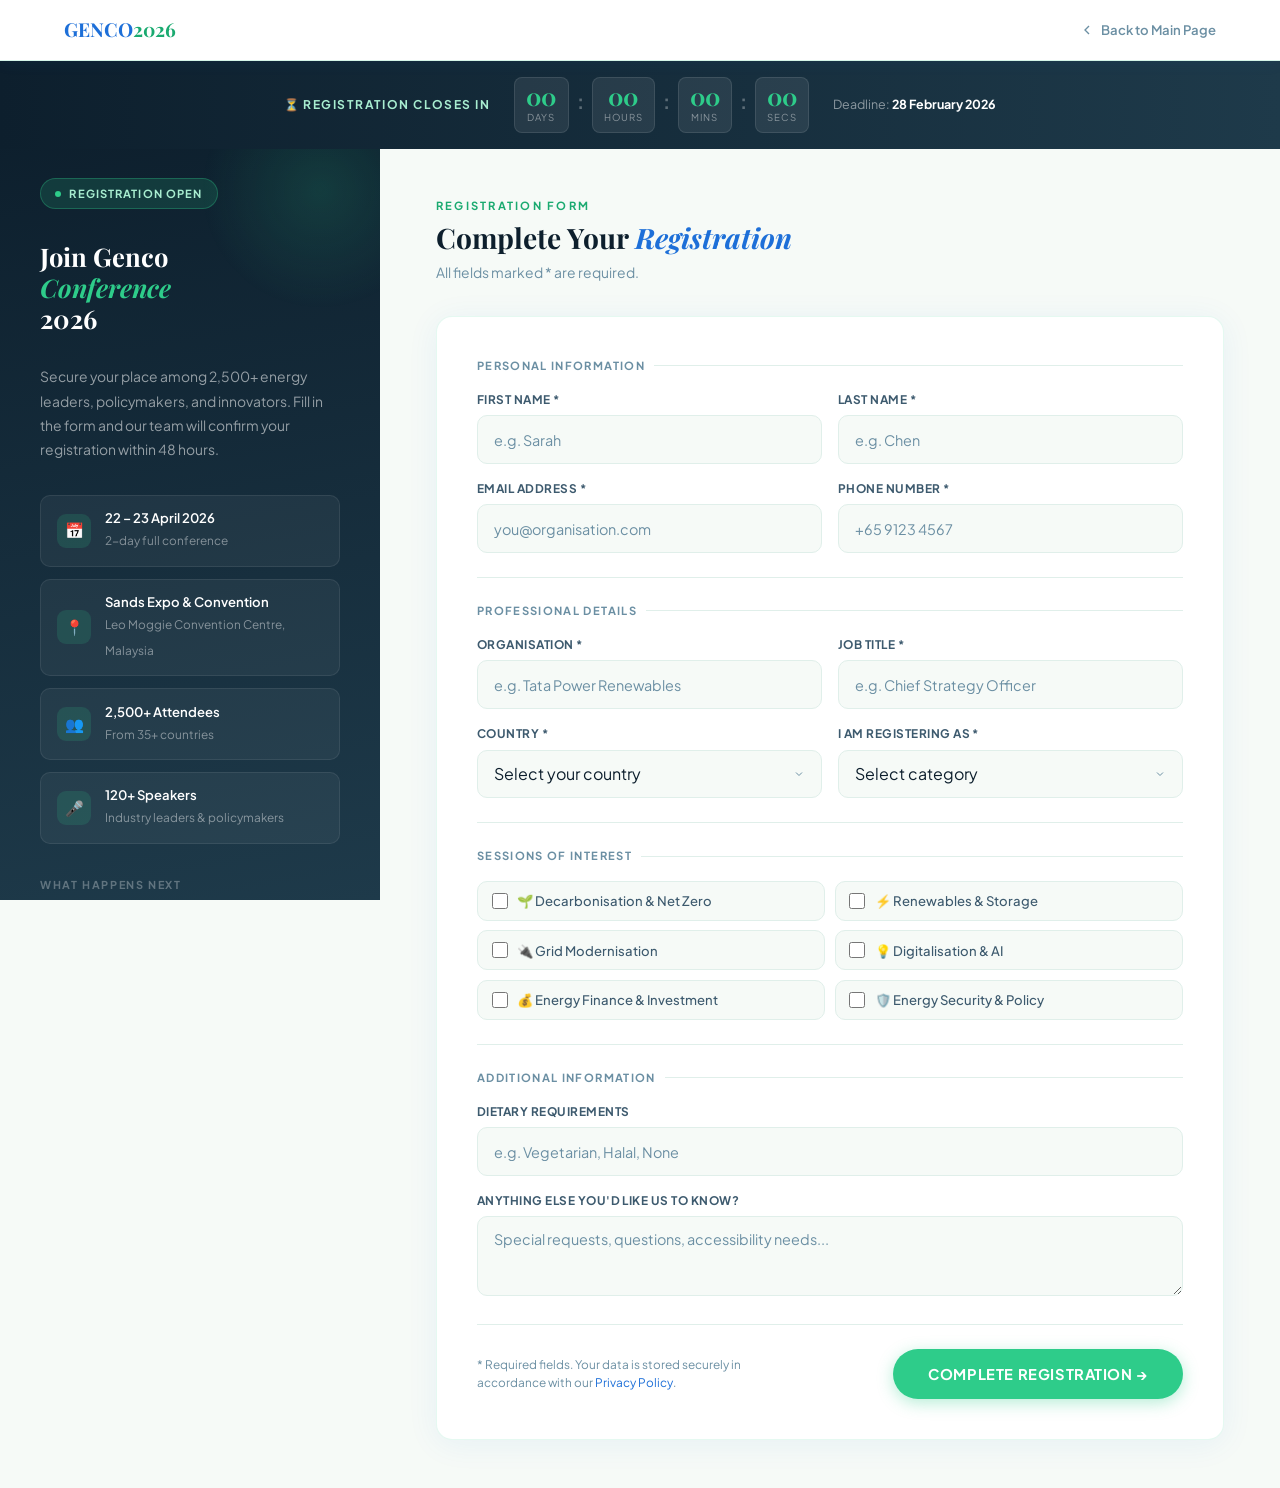
<file: register.html>
<!DOCTYPE html>
<html lang="en">
<head>
<meta charset="UTF-8">
<meta name="viewport" content="width=device-width, initial-scale=1.0, maximum-scale=1.0">
<meta name="description" content="Register for Genco Conference 2026 — April 22-23, Malaysia.">
<title>Registration | Genco Conference 2026</title>
<link rel="preconnect" href="https://fonts.googleapis.com">
<link rel="preconnect" href="https://fonts.gstatic.com" crossorigin>
<link href="https://fonts.googleapis.com/css2?family=Plus+Jakarta+Sans:wght@300;400;500;600;700;800&family=Playfair+Display:ital,wght@0,700;1,700&display=swap" rel="stylesheet">
<style>
  *, *::before, *::after { box-sizing: border-box; margin: 0; padding: 0; }

  :root {
    --white:       #ffffff;
    --off-white:   #f6faf7;
    --surface-2:   #e0efea;
    --green:       #2ecc8a;
    --green-dark:  #1aaa70;
    --green-light: #a8edd0;
    --green-pale:  #d4f5e6;
    --green-xpale: #edfaf4;
    --blue:        #1d6fd8;
    --blue-pale:   #dbeafe;
    --ink:         #0d1f2d;
    --ink-mid:     #1e3a4a;
    --ink-light:   #3d5a6e;
    --text-muted:  #6b8fa3;
    --text-body:   #3d5a6e;
    --radius:      10px;
    --font-display:'Playfair Display', Georgia, serif;
    --font-body:   'Plus Jakarta Sans', sans-serif;
  }

  html { scroll-behavior: smooth; -webkit-text-size-adjust: 100%; }

  body {
    font-family: var(--font-body);
    background: var(--off-white);
    color: var(--text-body);
    line-height: 1.6;
    min-height: 100vh;
    -webkit-font-smoothing: antialiased;
  }

  /* ── NAV ── */
  nav {
    background: var(--white);
    border-bottom: 1px solid rgba(46,204,138,0.2);
    box-shadow: 0 1px 16px rgba(29,111,216,0.07);
    padding: 0.9rem 5%;
    display: flex; align-items: center; justify-content: space-between;
    position: sticky; top: 0; z-index: 100;
    min-height: 60px;
  }
  .nav-logo {
    font-family: var(--font-display);
    font-size: 1.2rem; font-weight: 700;
    color: var(--blue); text-decoration: none;
    flex-shrink: 0;
  }
  .nav-logo span { color: var(--green-dark); }
  .nav-back {
    display: flex; align-items: center; gap: 0.4rem;
    color: var(--text-muted); text-decoration: none;
    font-size: 0.82rem; font-weight: 600;
    transition: color 0.2s; white-space: nowrap;
  }
  .nav-back:hover { color: var(--blue); }

  /* ── COUNTDOWN BANNER ── */
  .countdown-banner {
    background: linear-gradient(90deg, var(--ink) 0%, var(--ink-mid) 100%);
    padding: 1rem 5%;
    display: flex; align-items: center; justify-content: center;
    gap: 1.5rem; flex-wrap: wrap;
    position: sticky; top: 60px; z-index: 99;
  }
  .countdown-label {
    font-size: 0.75rem; font-weight: 700; letter-spacing: 0.12em;
    text-transform: uppercase; color: var(--green-light);
    white-space: nowrap;
  }
  .countdown-timer {
    display: flex; align-items: center; gap: 0.5rem;
  }
  .countdown-unit {
    text-align: center;
    background: rgba(255,255,255,0.08);
    border: 1px solid rgba(255,255,255,0.1);
    border-radius: 8px;
    padding: 0.4rem 0.7rem;
    min-width: 52px;
  }
  .countdown-num {
    display: block;
    font-family: var(--font-display);
    font-size: 1.5rem; font-weight: 700;
    color: var(--green); line-height: 1;
  }
  .countdown-unit-label {
    display: block;
    font-size: 0.6rem; letter-spacing: 0.1em;
    text-transform: uppercase; color: rgba(255,255,255,0.45);
    margin-top: 0.15rem;
  }
  .countdown-sep {
    font-size: 1.2rem; font-weight: 700;
    color: rgba(255,255,255,0.3); line-height: 1;
    align-self: center; margin-bottom: 0.4rem;
  }
  .countdown-deadline {
    font-size: 0.78rem; color: rgba(255,255,255,0.5);
    white-space: nowrap;
  }
  .countdown-deadline strong { color: var(--white); }

  /* ── PAGE LAYOUT ── */
  .page-wrapper {
    min-height: calc(100vh - 130px);
  }

  /* ── LEFT PANEL ── */
  .left-panel {
    background: linear-gradient(170deg, var(--ink) 0%, var(--ink-mid) 100%);
    padding: 3rem 2.5rem;
    position: fixed;
    top: 130px;
    left: 0;
    width: 380px;
    height: calc(100vh - 130px);
    display: flex; flex-direction: column; gap: 2rem;
    overflow-y: auto; overflow-x: hidden;
    scrollbar-width: none;
    -ms-overflow-style: none;
    z-index: 10;
  }
  .left-panel::-webkit-scrollbar { display: none; }
  .left-panel::before {
    content: '';
    position: absolute; top: -60px; right: -60px;
    width: 240px; height: 240px; border-radius: 50%;
    background: radial-gradient(circle, rgba(46,204,138,0.15) 0%, transparent 70%);
    pointer-events: none;
  }
  .left-badge {
    display: inline-flex; align-items: center; gap: 0.5rem;
    background: rgba(46,204,138,0.15); border: 1px solid rgba(46,204,138,0.3);
    padding: 0.35rem 0.9rem; border-radius: 50px;
    font-size: 0.7rem; font-weight: 700; letter-spacing: 0.1em; text-transform: uppercase;
    color: var(--green-light); width: fit-content;
  }
  .left-badge-dot { width: 6px; height: 6px; border-radius: 50%; background: var(--green); animation: ping 1.5s infinite; flex-shrink: 0; }
  @keyframes ping { 0%{box-shadow:0 0 0 0 rgba(46,204,138,0.5)} 100%{box-shadow:0 0 0 8px rgba(46,204,138,0)} }

  .left-panel h1 {
    font-family: var(--font-display);
    font-size: clamp(1.6rem, 2vw, 2.2rem);
    font-weight: 700; line-height: 1.2;
    color: var(--white);
  }
  .left-panel h1 em { color: var(--green); font-style: italic; }
  .left-panel > p { font-size: 0.87rem; color: rgba(255,255,255,0.55); line-height: 1.75; }

  .event-details { display: flex; flex-direction: column; gap: 0.75rem; }
  .event-detail {
    display: flex; align-items: center; gap: 0.85rem;
    padding: 0.85rem 1rem;
    background: rgba(255,255,255,0.05);
    border: 1px solid rgba(255,255,255,0.08);
    border-radius: var(--radius);
  }
  .event-detail-icon {
    width: 34px; height: 34px; border-radius: 9px;
    background: rgba(46,204,138,0.15);
    display: flex; align-items: center; justify-content: center;
    font-size: 0.95rem; flex-shrink: 0;
  }
  .event-detail-text strong { display: block; font-size: 0.82rem; color: var(--white); font-weight: 600; line-height: 1.3; }
  .event-detail-text span { font-size: 0.74rem; color: rgba(255,255,255,0.45); }

  .left-steps-title {
    font-size: 0.68rem; letter-spacing: 0.15em; text-transform: uppercase;
    color: rgba(255,255,255,0.3); font-weight: 700; margin-bottom: 0.75rem;
  }
  .left-steps { display: flex; flex-direction: column; gap: 0.75rem; }
  .left-step { display: flex; align-items: flex-start; gap: 0.75rem; }
  .step-num {
    width: 22px; height: 22px; border-radius: 50%;
    background: linear-gradient(135deg, var(--green), var(--blue));
    display: flex; align-items: center; justify-content: center;
    font-size: 0.65rem; font-weight: 800; color: var(--white);
    flex-shrink: 0; margin-top: 0.12rem;
  }
  .step-text { font-size: 0.8rem; color: rgba(255,255,255,0.55); line-height: 1.5; }
  .step-text strong { color: rgba(255,255,255,0.88); display: block; font-size: 0.83rem; margin-bottom: 0.1rem; }

  /* ── RIGHT PANEL ── */
  .right-panel { padding: 3rem 3.5rem; background: var(--off-white); margin-left: 380px; }

  .form-header { margin-bottom: 2rem; }
  .section-label { font-size: 0.7rem; font-weight: 700; letter-spacing: 0.2em; text-transform: uppercase; color: var(--green-dark); margin-bottom: 0.4rem; display: block; }
  .form-header h2 { font-family: var(--font-display); font-size: clamp(1.5rem, 2.2vw, 2rem); font-weight: 700; color: var(--ink); line-height: 1.2; }
  .form-header h2 em { color: var(--blue); font-style: italic; }
  .form-header p { font-size: 0.87rem; color: var(--text-muted); margin-top: 0.4rem; }

  /* ── FORM CARD ── */
  .form-card {
    background: var(--white); border-radius: 16px;
    padding: 2.5rem;
    box-shadow: 0 4px 32px rgba(29,111,216,0.07);
    border: 1.5px solid rgba(46,204,138,0.12);
  }

  .form-section-title {
    font-size: 0.7rem; font-weight: 700; color: var(--text-muted);
    letter-spacing: 0.12em; text-transform: uppercase;
    margin-bottom: 1rem; display: flex; align-items: center; gap: 0.6rem;
  }
  .form-section-title::after {
    content: ''; flex: 1; height: 1px; background: var(--surface-2);
  }

  .form-row { display: grid; grid-template-columns: 1fr 1fr; gap: 1rem; margin-bottom: 1rem; }
  .form-group { display: flex; flex-direction: column; gap: 0.35rem; }

  .form-group label {
    font-size: 0.74rem; font-weight: 700;
    color: var(--ink-light); letter-spacing: 0.04em; text-transform: uppercase;
  }
  .form-group input,
  .form-group select,
  .form-group textarea {
    padding: 0.8rem 1rem;
    border: 1.5px solid var(--surface-2);
    border-radius: var(--radius);
    font-family: var(--font-body);
    font-size: 1rem; /* 1rem prevents iOS zoom on focus */
    color: var(--ink);
    background: var(--off-white);
    transition: all 0.2s; outline: none; width: 100%;
    -webkit-appearance: none;
    appearance: none;
  }
  .form-group input:focus,
  .form-group select:focus,
  .form-group textarea:focus {
    border-color: var(--blue);
    background: var(--white);
    box-shadow: 0 0 0 3px rgba(29,111,216,0.08);
  }
  .form-group input::placeholder,
  .form-group textarea::placeholder { color: var(--text-muted); font-size: 0.9rem; }
  .form-group select {
    cursor: pointer;
    background-image: url("data:image/svg+xml,%3Csvg xmlns='http://www.w3.org/2000/svg' width='12' height='12' viewBox='0 0 24 24' fill='none' stroke='%236b8fa3' stroke-width='2'%3E%3Cpolyline points='6 9 12 15 18 9'%3E%3C/polyline%3E%3C/svg%3E");
    background-repeat: no-repeat;
    background-position: right 1rem center;
    background-color: var(--off-white);
    padding-right: 2.5rem;
  }
  .form-group select:focus { background-color: var(--white); }
  .form-group textarea { resize: vertical; min-height: 80px; }

  .form-divider { height: 1px; background: var(--surface-2); margin: 1.5rem 0; }

  /* SESSION CHECKBOXES */
  .session-checks { display: grid; grid-template-columns: 1fr 1fr; gap: 0.6rem; margin-bottom: 1rem; }
  .session-check {
    display: flex; align-items: center; gap: 0.6rem;
    cursor: pointer; padding: 0.65rem 0.85rem;
    border-radius: var(--radius); border: 1.5px solid var(--surface-2);
    background: var(--off-white); transition: all 0.2s;
    -webkit-tap-highlight-color: transparent;
  }
  .session-check:hover,
  .session-check:has(input:checked) { border-color: var(--green); background: var(--green-xpale); }
  .session-check input[type="checkbox"] {
    width: 16px; height: 16px;
    accent-color: var(--green); cursor: pointer; flex-shrink: 0;
  }
  .session-check span { font-size: 0.82rem; color: var(--text-body); font-weight: 500; line-height: 1.3; }

  /* SUBMIT ROW */
  .form-submit {
    display: flex; align-items: center; justify-content: space-between;
    flex-wrap: wrap; gap: 1rem; margin-top: 1.75rem;
    padding-top: 1.5rem; border-top: 1px solid var(--surface-2);
  }
  .form-note { font-size: 0.74rem; color: var(--text-muted); max-width: 280px; line-height: 1.55; }
  .form-note a { color: var(--blue); text-decoration: none; }

  .btn-submit {
    background: var(--green); color: var(--white);
    padding: 1rem 2.2rem; border-radius: 50px;
    font-family: var(--font-body);
    font-size: 0.92rem; font-weight: 700; letter-spacing: 0.04em;
    text-transform: uppercase; border: none; cursor: pointer;
    transition: all 0.2s;
    box-shadow: 0 4px 16px rgba(46,204,138,0.35);
    white-space: nowrap; flex-shrink: 0;
    -webkit-tap-highlight-color: transparent;
    touch-action: manipulation;
  }
  .btn-submit:hover { background: var(--green-dark); transform: translateY(-2px); box-shadow: 0 8px 24px rgba(46,204,138,0.45); }
  .btn-submit:active { transform: translateY(0); }
  .btn-submit:disabled { opacity: 0.65; cursor: not-allowed; transform: none; }

  /* ── SUCCESS ── */
  .form-success {
    display: none; text-align: center;
    padding: 4rem 1.5rem;
    animation: fadeUp 0.6s ease both;
  }
  @keyframes fadeUp { from{opacity:0;transform:translateY(16px)} to{opacity:1;transform:translateY(0)} }
  .success-circle {
    width: 88px; height: 88px; border-radius: 50%;
    background: var(--green-pale); margin: 0 auto 1.5rem;
    display: flex; align-items: center; justify-content: center;
    font-size: 2.5rem;
  }
  .form-success h3 { font-family: var(--font-display); font-size: 1.9rem; color: var(--ink); margin-bottom: 0.75rem; }
  .form-success p { color: var(--text-muted); font-size: 0.9rem; line-height: 1.75; max-width: 380px; margin: 0 auto 2rem; }
  .back-home {
    display: inline-flex; align-items: center; gap: 0.5rem;
    color: var(--blue); font-weight: 700; font-size: 0.88rem;
    text-decoration: none; padding: 0.8rem 1.8rem;
    border: 2px solid var(--blue-pale); border-radius: 50px;
    transition: all 0.2s;
  }
  .back-home:hover { background: var(--blue-pale); }

  /* ── MOBILE COUNTDOWN (shown only on mobile) ── */
  .mobile-countdown { display: none; }

  /* ── RESPONSIVE ── */

  /* Tablet */
  @media (max-width: 960px) {
    .page-wrapper { display: block; }
    .left-panel {
      position: relative; top: 0; left: 0;
      width: 100%; height: auto;
      padding: 2.5rem 5%;
      flex-direction: row; flex-wrap: wrap; gap: 1.5rem;
    }
    .left-panel::before { display: none; }
    .left-badge, .left-panel h1, .left-panel > p { width: 100%; }
    .event-details { flex: 1; min-width: 240px; }
    .left-steps-section { flex: 1; min-width: 240px; }
    .right-panel { padding: 2.5rem 5%; margin-left: 0; }
  }

  /* Mobile */
  @media (max-width: 640px) {
    nav { padding: 0.8rem 4%; }
    .nav-logo { font-size: 1.1rem; }
    .nav-back span { display: none; }

    /* Countdown banner — compact on mobile */
    .countdown-banner { padding: 0.75rem 4%; gap: 0.75rem; flex-direction: column; align-items: center; }
    .countdown-timer { gap: 0.35rem; }
    .countdown-unit { min-width: 44px; padding: 0.35rem 0.5rem; }
    .countdown-num { font-size: 1.3rem; }

    /* Left panel stacked cleanly on mobile */
    .left-panel { padding: 2rem 4%; flex-direction: column; gap: 1.25rem; }
    .left-panel h1 { font-size: 1.6rem; }
    .left-panel > p { display: none; } /* Hide on mobile to save space */
    .event-details { display: grid; grid-template-columns: 1fr 1fr; gap: 0.6rem; }
    .event-detail { padding: 0.7rem 0.8rem; gap: 0.6rem; }
    .event-detail-icon { width: 28px; height: 28px; font-size: 0.8rem; }
    .event-detail-text strong { font-size: 0.76rem; }
    .event-detail-text span { font-size: 0.68rem; }
    .left-steps { display: none; } /* Hide steps on mobile */
    .left-steps-title { display: none; }

    /* Form panel */
    .right-panel { padding: 1.75rem 4%; }
    .form-header { margin-bottom: 1.5rem; }
    .form-card { padding: 1.5rem 1.1rem; border-radius: 12px; }

    /* Single column form on mobile */
    .form-row { grid-template-columns: 1fr; gap: 0.85rem; margin-bottom: 0.85rem; }
    .session-checks { grid-template-columns: 1fr; gap: 0.5rem; }

    /* Bigger tap targets */
    .form-group input,
    .form-group select,
    .form-group textarea {
      padding: 0.9rem 1rem;
      font-size: 1rem; /* Prevents iOS zoom */
    }
    .session-check { padding: 0.75rem 1rem; }

    /* Submit row stacked */
    .form-submit { flex-direction: column; align-items: stretch; gap: 1rem; }
    .form-note { max-width: 100%; }
    .btn-submit {
      width: 100%; text-align: center;
      padding: 1.1rem; font-size: 1rem;
    }

    /* Success */
    .form-success { padding: 3rem 1rem; }
    .form-success h3 { font-size: 1.5rem; }
  }

  @media (max-width: 380px) {
    .event-details { grid-template-columns: 1fr; }
    .countdown-unit { min-width: 38px; }
    .countdown-num { font-size: 1.1rem; }
  }
</style>
</head>
<body>

<!-- NAV -->
<nav>
  <a href="index.html" class="nav-logo">GENCO<span>2026</span></a>
  <a href="index.html" class="nav-back">
    <svg width="16" height="16" viewBox="0 0 24 24" fill="none" stroke="currentColor" stroke-width="2"><polyline points="15 18 9 12 15 6"/></svg>
    <span>Back to Main Page</span>
  </a>
</nav>

<!-- COUNTDOWN BANNER -->
<div class="countdown-banner">
  <span class="countdown-label">⏳ Registration closes in</span>
  <div class="countdown-timer">
    <div class="countdown-unit">
      <span class="countdown-num" id="cd-days">--</span>
      <span class="countdown-unit-label">Days</span>
    </div>
    <span class="countdown-sep">:</span>
    <div class="countdown-unit">
      <span class="countdown-num" id="cd-hours">--</span>
      <span class="countdown-unit-label">Hours</span>
    </div>
    <span class="countdown-sep">:</span>
    <div class="countdown-unit">
      <span class="countdown-num" id="cd-mins">--</span>
      <span class="countdown-unit-label">Mins</span>
    </div>
    <span class="countdown-sep">:</span>
    <div class="countdown-unit">
      <span class="countdown-num" id="cd-secs">--</span>
      <span class="countdown-unit-label">Secs</span>
    </div>
  </div>
  <span class="countdown-deadline">Deadline: <strong>28 February 2026</strong></span>
</div>

<!-- PAGE BODY -->
<div class="page-wrapper">

  <!-- LEFT PANEL -->
  <div class="left-panel">
    <div class="left-badge"><div class="left-badge-dot"></div>Registration Open</div>
    <h1>Join Genco<br><em>Conference</em><br>2026</h1>
    <p>Secure your place among 2,500+ energy leaders, policymakers, and innovators. Fill in the form and our team will confirm your registration within 48 hours.</p>

    <div class="event-details">
      <div class="event-detail">
        <div class="event-detail-icon">📅</div>
        <div class="event-detail-text">
          <strong>22 – 23 April 2026</strong>
          <span>2-day full conference</span>
        </div>
      </div>
      <div class="event-detail">
        <div class="event-detail-icon">📍</div>
        <div class="event-detail-text">
          <strong>Sands Expo & Convention</strong>
          <span>Leo Moggie Convention Centre, Malaysia</span>
        </div>
      </div>
      <div class="event-detail">
        <div class="event-detail-icon">👥</div>
        <div class="event-detail-text">
          <strong>2,500+ Attendees</strong>
          <span>From 35+ countries</span>
        </div>
      </div>
      <div class="event-detail">
        <div class="event-detail-icon">🎤</div>
        <div class="event-detail-text">
          <strong>120+ Speakers</strong>
          <span>Industry leaders & policymakers</span>
        </div>
      </div>
    </div>

    <div class="left-steps-section">
      <p class="left-steps-title">What happens next</p>
      <div class="left-steps">
        <div class="left-step">
          <div class="step-num">1</div>
          <div class="step-text"><strong>Submit your registration</strong>Fill in all required fields and click submit.</div>
        </div>
        <div class="left-step">
          <div class="step-num">2</div>
          <div class="step-text"><strong>Confirmation within 48hrs</strong>Our team will review and send a confirmation email.</div>
        </div>
        <div class="left-step">
          <div class="step-num">3</div>
          <div class="step-text"><strong>Receive your access pass</strong>Your badge and event details will be sent closer to the date.</div>
        </div>
      </div>
    </div>
  </div>

  <!-- RIGHT PANEL -->
  <div class="right-panel">
    <div class="form-header">
      <span class="section-label">Registration Form</span>
      <h2>Complete Your <em>Registration</em></h2>
      <p>All fields marked * are required.</p>
    </div>

    <div class="form-card">
      <form id="registrationForm">

        <!-- PERSONAL INFO -->
        <span class="form-section-title">Personal Information</span>
        <div class="form-row">
          <div class="form-group">
            <label for="firstName">First Name *</label>
            <input type="text" id="firstName" name="firstName" placeholder="e.g. Sarah" required autocomplete="given-name">
          </div>
          <div class="form-group">
            <label for="lastName">Last Name *</label>
            <input type="text" id="lastName" name="lastName" placeholder="e.g. Chen" required autocomplete="family-name">
          </div>
        </div>
        <div class="form-row">
          <div class="form-group">
            <label for="email">Email Address *</label>
            <input type="email" id="email" name="email" placeholder="you@organisation.com" required autocomplete="email" inputmode="email">
          </div>
          <div class="form-group">
            <label for="phone">Phone Number *</label>
            <input type="tel" id="phone" name="phone" placeholder="+65 9123 4567" required autocomplete="tel" inputmode="tel">
          </div>
        </div>

        <div class="form-divider"></div>

        <!-- PROFESSIONAL DETAILS -->
        <span class="form-section-title">Professional Details</span>
        <div class="form-row">
          <div class="form-group">
            <label for="organisation">Organisation *</label>
            <input type="text" id="organisation" name="organisation" placeholder="e.g. Tata Power Renewables" required autocomplete="organization">
          </div>
          <div class="form-group">
            <label for="jobTitle">Job Title *</label>
            <input type="text" id="jobTitle" name="jobTitle" placeholder="e.g. Chief Strategy Officer" required autocomplete="organization-title">
          </div>
        </div>
        <div class="form-row">
          <div class="form-group">
            <label for="country">Country *</label>
            <select id="country" name="country" required autocomplete="country-name">
              <option value="" disabled selected>Select your country</option>
              <option>Singapore</option>
              <option>Malaysia</option>
              <option>Indonesia</option>
              <option>Thailand</option>
              <option>Philippines</option>
              <option>Vietnam</option>
              <option>India</option>
              <option>China</option>
              <option>Japan</option>
              <option>South Korea</option>
              <option>Australia</option>
              <option>United Arab Emirates</option>
              <option>United Kingdom</option>
              <option>United States</option>
              <option>Other</option>
            </select>
          </div>
          <div class="form-group">
            <label for="attendeeType">I am registering as *</label>
            <select id="attendeeType" name="attendeeType" required>
              <option value="" disabled selected>Select category</option>
              <option>Utility Executive / Grid Operator</option>
              <option>Policymaker / Regulator</option>
              <option>Investor / Financier</option>
              <option>Technology Innovator / Startup</option>
              <option>Sustainability Leader</option>
              <option>Consultant / Advisor</option>
              <option>Academic / Researcher</option>
              <option>Media / Press</option>
              <option>Other</option>
            </select>
          </div>
        </div>

        <div class="form-divider"></div>

        <!-- SESSIONS -->
        <span class="form-section-title">Sessions of Interest</span>
        <div class="session-checks">
          <label class="session-check"><input type="checkbox" name="sessions" value="Decarbonisation & Net Zero"><span>🌱 Decarbonisation & Net Zero</span></label>
          <label class="session-check"><input type="checkbox" name="sessions" value="Renewables & Storage"><span>⚡ Renewables & Storage</span></label>
          <label class="session-check"><input type="checkbox" name="sessions" value="Grid Modernisation"><span>🔌 Grid Modernisation</span></label>
          <label class="session-check"><input type="checkbox" name="sessions" value="Digitalisation & AI"><span>💡 Digitalisation & AI</span></label>
          <label class="session-check"><input type="checkbox" name="sessions" value="Energy Finance & Investment"><span>💰 Energy Finance & Investment</span></label>
          <label class="session-check"><input type="checkbox" name="sessions" value="Energy Security & Policy"><span>🛡️ Energy Security & Policy</span></label>
        </div>

        <div class="form-divider"></div>

        <!-- ADDITIONAL -->
        <span class="form-section-title">Additional Information</span>
        <div class="form-group" style="margin-bottom:1rem">
          <label for="dietaryReq">Dietary Requirements</label>
          <input type="text" id="dietaryReq" name="dietaryReq" placeholder="e.g. Vegetarian, Halal, None">
        </div>
        <div class="form-group">
          <label for="message">Anything else you'd like us to know?</label>
          <textarea id="message" name="message" placeholder="Special requests, questions, accessibility needs..."></textarea>
        </div>

        <!-- SUBMIT -->
        <div class="form-submit">
          <p class="form-note">* Required fields. Your data is stored securely in accordance with our <a href="#">Privacy Policy</a>.</p>
          <button type="submit" class="btn-submit">Complete Registration →</button>
        </div>

      </form>

      <!-- SUCCESS STATE -->
      <div class="form-success" id="formSuccess">
        <div class="success-circle">✅</div>
        <h3>Registration Complete!</h3>
        <p>Thank you for registering for GCON 2026. Our team will confirm your place within 48 hours. Please check your inbox for a confirmation email.</p>
        <a href="index.html" class="back-home">← Back to Main Page</a>
      </div>
    </div>
  </div>

</div>

<script>
  // ── COUNTDOWN (target: 23 April 2026, Malaysia Time UTC+8) ──
  function updateCountdown() {
    const now = new Date();
    // Target date in MYT (UTC+8)
    const target = new Date('2026-04-23T23:59:59+08:00');
    const diff = target - now;

    if (diff <= 0) {
      document.getElementById('cd-days').textContent  = '00';
      document.getElementById('cd-hours').textContent = '00';
      document.getElementById('cd-mins').textContent  = '00';
      document.getElementById('cd-secs').textContent  = '00';
      return;
    }

    const days  = Math.floor(diff / (1000 * 60 * 60 * 24));
    const hours = Math.floor((diff % (1000 * 60 * 60 * 24)) / (1000 * 60 * 60));
    const mins  = Math.floor((diff % (1000 * 60 * 60)) / (1000 * 60));
    const secs  = Math.floor((diff % (1000 * 60)) / 1000);

    document.getElementById('cd-days').textContent  = String(days).padStart(2, '0');
    document.getElementById('cd-hours').textContent = String(hours).padStart(2, '0');
    document.getElementById('cd-mins').textContent  = String(mins).padStart(2, '0');
    document.getElementById('cd-secs').textContent  = String(secs).padStart(2, '0');
  }
  updateCountdown();
  setInterval(updateCountdown, 1000);

  // ── POWER AUTOMATE FORM SUBMISSION ──
  const POWER_AUTOMATE_URL = "https://default08f5913dd076402cad2189f61f125e.cd.environment.api.powerplatform.com:443/powerautomate/automations/direct/workflows/f3304d99fb394afa924811af55a016dc/triggers/manual/paths/invoke?api-version=1&sp=%2Ftriggers%2Fmanual%2Frun&sv=1.0&sig=OUdSOdEmNMV_7i8dR1SljUxA7QQ46a64s8aYVXcRmFY";

  const form = document.getElementById("registrationForm");
  if (form) {
    form.addEventListener("submit", async function(e) {
      e.preventDefault();
      const btn = form.querySelector("button[type=submit]");
      btn.textContent = "Submitting...";
      btn.disabled = true;

      const sessions = [...form.querySelectorAll('input[name="sessions"]:checked')]
        .map(cb => cb.value).join(", ");

      const payload = {
        firstName:    form.firstName.value.trim(),
        lastName:     form.lastName.value.trim(),
        email:        form.email.value.trim(),
        phone:        form.phone.value.trim(),
        organisation: form.organisation.value.trim(),
        jobTitle:     form.jobTitle.value.trim(),
        country:      form.country.value,
        attendeeType: form.attendeeType.value,
        sessions:     sessions,
        dietary:      form.dietaryReq.value.trim(),
        message:      form.message.value.trim(),
        submittedAt:  new Date().toLocaleString('en-MY', { timeZone: 'Asia/Kuala_Lumpur', year: 'numeric', month: '2-digit', day: '2-digit', hour: '2-digit', minute: '2-digit', second: '2-digit', hour12: false }) + ' MYT'
      };

      try {
        const response = await fetch(POWER_AUTOMATE_URL, {
          method: "POST",
          headers: { "Content-Type": "application/json" },
          body: JSON.stringify(payload)
        });

        if (response.ok || response.status === 202) {
          form.style.display = "none";
          document.getElementById("formSuccess").style.display = "block";
          window.scrollTo({ top: 0, behavior: "smooth" });
        } else {
          throw new Error("Server error: " + response.status);
        }
      } catch (err) {
        console.error("Submission error:", err);
        btn.textContent = "Complete Registration →";
        btn.disabled = false;
        alert("Something went wrong. Please try again or contact us at atifhaziq.othman@tnb.com.my");
      }
    });
  }
</script>
</body>
</html>
</file>
